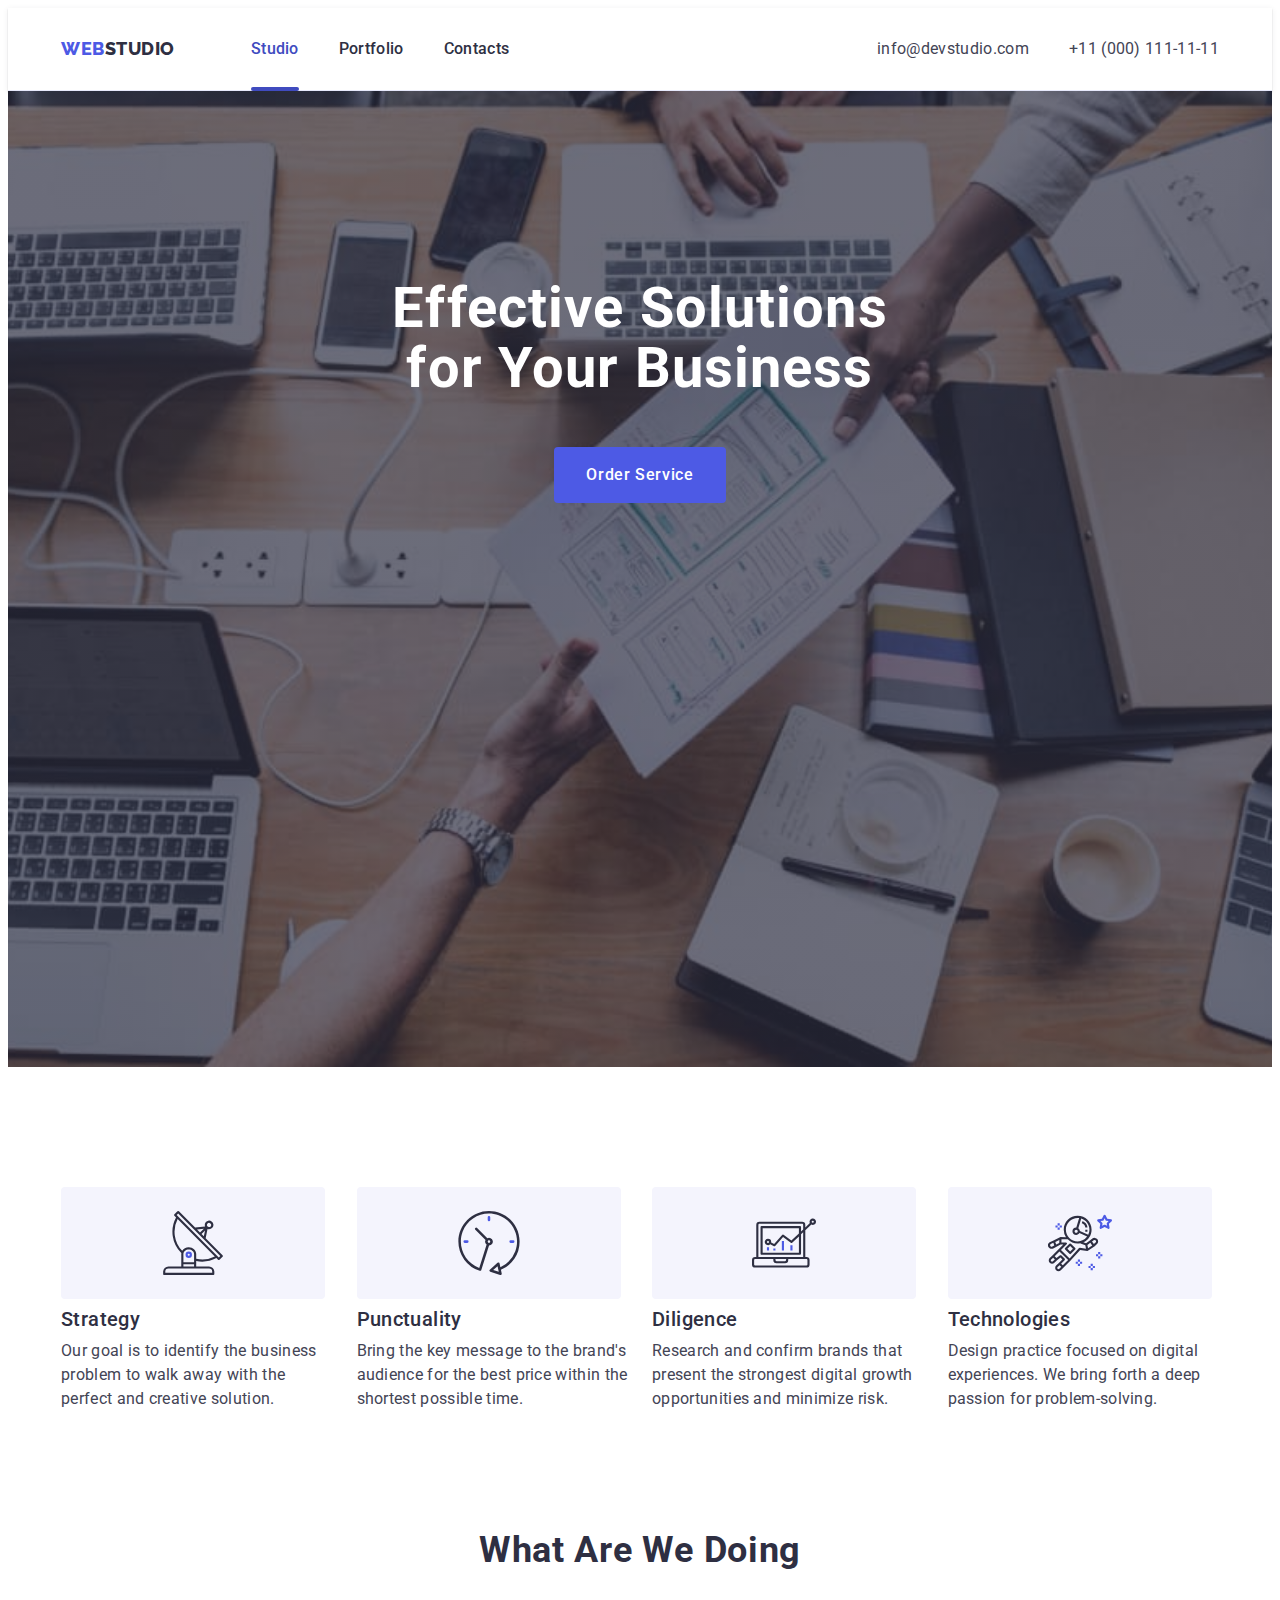
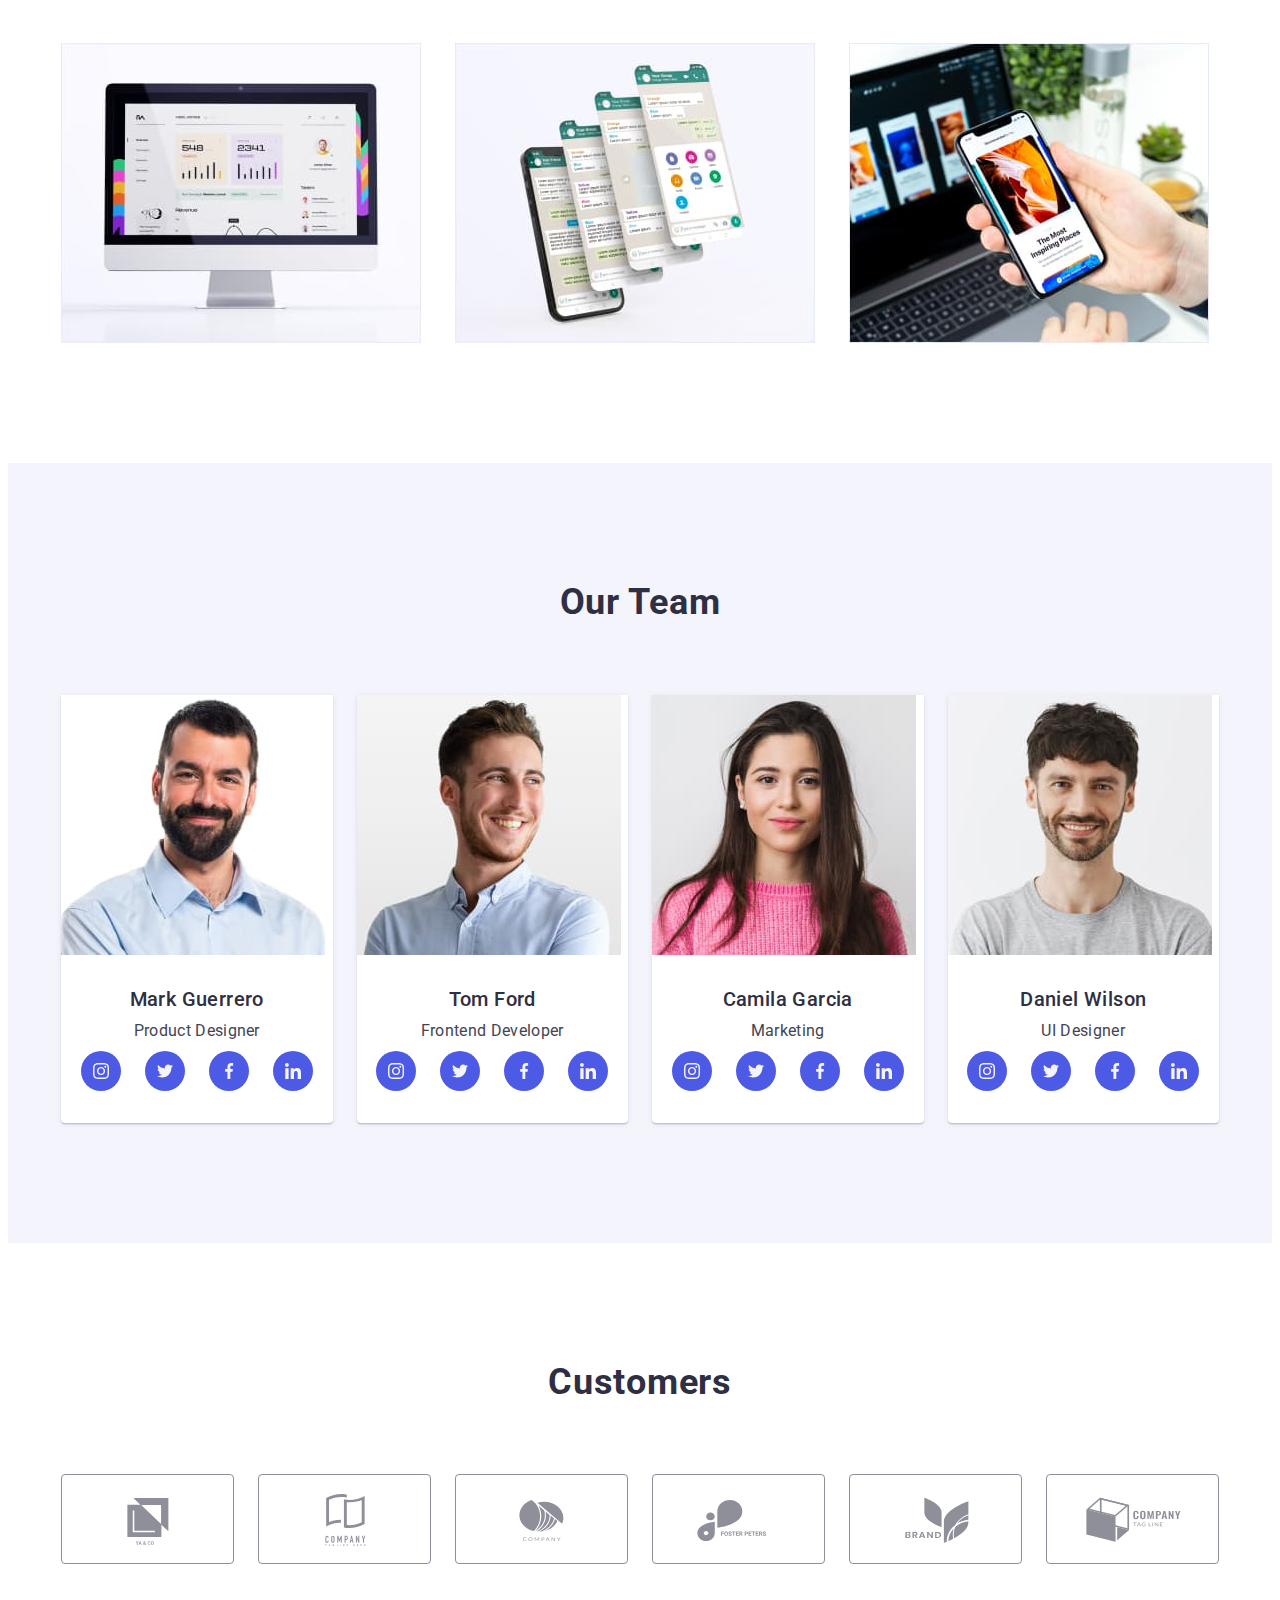
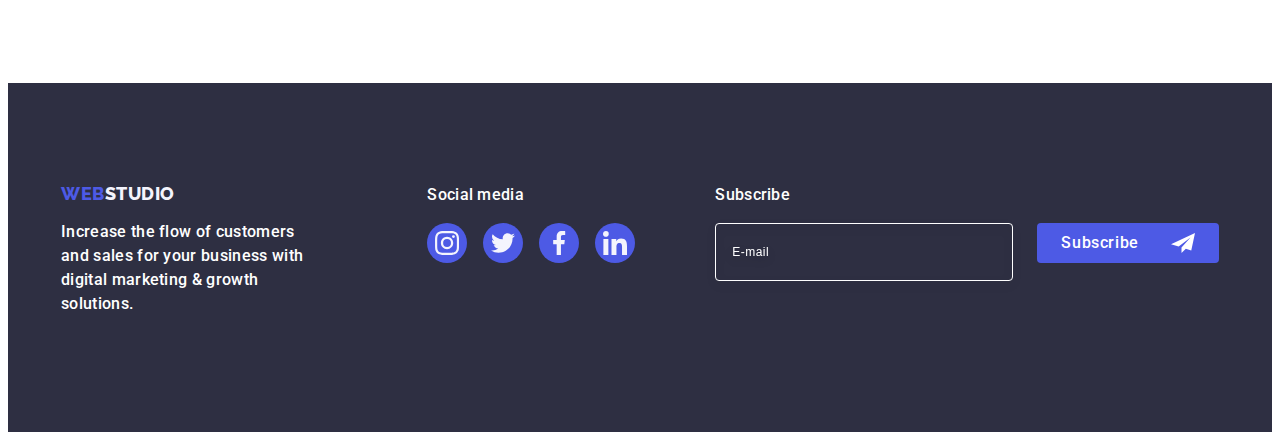
<file: index.html>
<!DOCTYPE html>
<html lang="en">
  <head>
    <meta charset="UTF-8" />
    <meta http-equiv="X-UA-Compatible" content="IE=edge" />
    <meta name="viewport" content="width=device-width, initial-scale=1.0" />
    <link rel="preconnect" href="https://fonts.googleapis.com" />
    <link rel="preconnect" href="https://fonts.gstatic.com" crossorigin />
    <link
      href="https://fonts.googleapis.com/css2?family=Raleway:wght@800&family=Roboto:wght@400;500;700;900&display=swap"
      rel="stylesheet"
    />
    <link
      rel="stylesheet"
      href="https://cdnjs.cloudflare.com/ajax/libs/modern-normalize/2.0.0/modern-normalize.min.css"
      integrity="sha512-4xo8blKMVCiXpTaLzQSLSw3KFOVPWhm/TRtuPVc4WG6kUgjH6J03IBuG7JZPkcWMxJ5huwaBpOpnwYElP/m6wg=="
      crossorigin="anonymous"
      referrerpolicy="no-referrer"
    />
    <link rel="stylesheet" href="./css/style.css" />
    <title>Студія</title>
  </head>
  <body>
    <!-- Header -->
    <header class="header">
      <div class="header-container container">
        <nav class="header-nav">
          <a class="link-logo" href="./index.html"
            >Web<span class="color-logo">Studio</span></a
          >

          <ul class="header-list">
            <li class="list-menu active-color">
              <a class="link-menu active" href="./index.html">Studio</a>
            </li>
            <li class="list-menu">
              <a class="link-menu" href="./portfolio.html">Portfolio</a>
            </li>
            <li class="list-menu">
              <a class="link-menu" href="">Contacts</a>
            </li>
          </ul>
        </nav>
        <address class="contacts">
          <ul class="header-contacts">
            <li>
              <a class="list-contacts" href="mailto:info@devstudio.com"
                >info@devstudio.com</a
              >
            </li>
            <li>
              <a class="list-contacts" href="tel:+110001111111"
                >+11 (000) 111-11-11</a
              >
            </li>
          </ul>
        </address>
      </div>
    </header>
    <main>
      <!-- Description -->
      <section class="head-bg-color">
        <div class="container">
          <h1 class="head-text">Effective Solutions for Your Business</h1>
          <button class="main-btn" type="button" data-modal-open>
            Order Service
          </button>
        </div>
      </section>
      <!-- mottos -->
      <section class="section">
        <div class="container">
          <h2 class="visually-hidden">section 2</h2>
          <ul class="benefits-list">
            <li class="benefits-item">
              <div class="mottos-icon">
                <svg class="" width="64" height="64">
                  <use href="./images/icons.svg#antenna"></use>
                </svg>
              </div>
              <h3 class="projects">Strategy</h3>
              <p class="categories">
                Our goal is to identify the business problem to walk away with
                the perfect and creative solution.
              </p>
            </li>
            <li class="benefits-item">
              <div class="mottos-icon">
                <svg class="" width="64" height="64">
                  <use href="./images/icons.svg#clock"></use>
                </svg>
              </div>
              <h3 class="projects">Punctuality</h3>
              <p class="categories">
                Bring the key message to the brand's audience for the best price
                within the shortest possible time.
              </p>
            </li>
            <li class="benefits-item">
              <div class="mottos-icon">
                <svg class="" width="64" height="64">
                  <use href="./images/icons.svg#diagram"></use>
                </svg>
              </div>
              <h3 class="projects">Diligence</h3>
              <p class="categories">
                Research and confirm brands that present the strongest digital
                growth opportunities and minimize risk.
              </p>
            </li>
            <li class="benefits-item">
              <div class="mottos-icon">
                <svg class="" width="64" height="64">
                  <use href="./images/icons.svg#astronaut"></use>
                </svg>
              </div>
              <h3 class="projects">Technologies</h3>
              <p class="categories">
                Design practice focused on digital experiences. We bring forth a
                deep passion for problem-solving.
              </p>
            </li>
          </ul>
        </div>
      </section>
      <!-- Work -->
      <section class="section-2">
        <div class="container">
          <h2 class="section-name">What are we doing</h2>
          <ul class="img-work">
            <li class="list-work">
              <img src="./images/img-1.jpg" alt="layout" width="360" />
            </li>
            <li class="list-work">
              <img
                src="./images/img-2.jpg"
                alt="mobile applications"
                width="360"
              />
            </li>
            <li class="list-work">
              <img src="./images/img-3.jpg" alt="design" width="360" />
            </li>
          </ul>
        </div>
      </section>
      <!-- Our Team -->
      <section class="team section">
        <div class="container">
          <h2 class="section-name">Our Team</h2>
          <ul class="our-team">
            <li class="team-foto">
              <img src="./images/foto-1.jpg" alt="foto" width="264" />
              <div class="name-job">
                <h3 class="projects">Mark Guerrero</h3>
                <p class="categories">Product Designer</p>

                <ul class="social">
                  <li class="social-icon-container">
                    <a href="" class="social-icon">
                      <svg class="color-social-icon" width="16" height="16">
                        <use href="./images/icons.svg#instagram"></use>
                      </svg>
                    </a>
                  </li>
                  <li class="social-icon-container">
                    <a href="" class="social-icon">
                      <svg class="color-social-icon" width="16" height="16">
                        <use href="./images/icons.svg#twitter"></use>
                      </svg>
                    </a>
                  </li>
                  <li class="social-icon-container">
                    <a href="" class="social-icon">
                      <svg class="color-social-icon" width="16" height="16">
                        <use href="./images/icons.svg#facebook"></use>
                      </svg>
                    </a>
                  </li>
                  <li class="social-icon-container">
                    <a href="" class="social-icon">
                      <svg class="color-social-icon" width="16" height="16">
                        <use href="./images/icons.svg#linkedin"></use>
                      </svg>
                    </a>
                  </li>
                </ul>
              </div>
            </li>
            <li class="team-foto">
              <img src="./images/foto-2.jpg" alt="foto" width="264" />
              <div class="name-job">
                <h3 class="projects">Tom Ford</h3>
                <p class="categories">Frontend Developer</p>

                <ul class="social">
                  <li class="social-icon-container">
                    <a href="" class="social-icon">
                      <svg class="color-social-icon" width="16" height="16">
                        <use href="./images/icons.svg#instagram"></use>
                      </svg>
                    </a>
                  </li>
                  <li class="social-icon-container">
                    <a href="" class="social-icon">
                      <svg class="color-social-icon" width="16" height="16">
                        <use href="./images/icons.svg#twitter"></use>
                      </svg>
                    </a>
                  </li>
                  <li class="social-icon-container">
                    <a href="" class="social-icon">
                      <svg class="color-social-icon" width="16" height="16">
                        <use href="./images/icons.svg#facebook"></use>
                      </svg>
                    </a>
                  </li>
                  <li class="social-icon-container">
                    <a href="" class="social-icon">
                      <svg class="color-social-icon" width="16" height="16">
                        <use href="./images/icons.svg#linkedin"></use>
                      </svg>
                    </a>
                  </li>
                </ul>
              </div>
            </li>
            <li class="team-foto">
              <img src="./images/foto-3.jpg" alt="foto" width="264" />
              <div class="name-job">
                <h3 class="projects">Camila Garcia</h3>
                <p class="categories">Marketing</p>

                <ul class="social">
                  <li class="social-icon-container">
                    <a href="" class="social-icon">
                      <svg class="color-social-icon" width="16" height="16">
                        <use href="./images/icons.svg#instagram"></use>
                      </svg>
                    </a>
                  </li>
                  <li class="social-icon-container">
                    <a href="" class="social-icon">
                      <svg class="color-social-icon" width="16" height="16">
                        <use href="./images/icons.svg#twitter"></use>
                      </svg>
                    </a>
                  </li>
                  <li class="social-icon-container">
                    <a href="" class="social-icon">
                      <svg class="color-social-icon" width="16" height="16">
                        <use href="./images/icons.svg#facebook"></use>
                      </svg>
                    </a>
                  </li>
                  <li class="social-icon-container">
                    <a href="" class="social-icon">
                      <svg class="color-social-icon" width="16" height="16">
                        <use href="./images/icons.svg#linkedin"></use>
                      </svg>
                    </a>
                  </li>
                </ul>
              </div>
            </li>
            <li class="team-foto">
              <img src="./images/foto-4.jpg" alt="foto" width="264" />
              <div class="name-job">
                <h3 class="projects">Daniel Wilson</h3>
                <p class="categories">UI Designer</p>

                <ul class="social">
                  <li class="social-icon-container">
                    <a href="" class="social-icon">
                      <svg class="color-social-icon" width="16" height="16">
                        <use href="./images/icons.svg#instagram"></use>
                      </svg>
                    </a>
                  </li>
                  <li class="social-icon-container">
                    <a href="" class="social-icon">
                      <svg class="color-social-icon" width="16" height="16">
                        <use href="./images/icons.svg#twitter"></use>
                      </svg>
                    </a>
                  </li>
                  <li class="social-icon-container">
                    <a href="" class="social-icon">
                      <svg class="color-social-icon" width="16" height="16">
                        <use href="./images/icons.svg#facebook"></use>
                      </svg>
                    </a>
                  </li>
                  <li class="social-icon-container">
                    <a href="" class="social-icon">
                      <svg class="color-social-icon" width="16" height="16">
                        <use href="./images/icons.svg#linkedin"></use>
                      </svg>
                    </a>
                  </li>
                </ul>
              </div>
            </li>
          </ul>
        </div>
      </section>
      <!-- Customers -->
      <section class="section">
        <div class="container">
          <h2 class="customers-header">Customers</h2>
          <ul class="customers">
            <li class="customers-container">
              <a href="" class="link-customers">
                <svg class="customers-icon" width="104" height="56">
                  <use href="./images/icons.svg#Logo"></use></svg
              ></a>
            </li>
            <li class="customers-container">
              <a href="" class="link-customers">
                <svg class="customers-icon" width="104" height="56">
                  <use href="./images/icons.svg#Logo-1"></use></svg
              ></a>
            </li>
            <li class="customers-container">
              <a href="" class="link-customers">
                <svg class="customers-icon" width="104" height="56">
                  <use href="./images/icons.svg#Logo-2"></use></svg
              ></a>
            </li>
            <li class="customers-container">
              <a href="" class="link-customers">
                <svg class="customers-icon" width="104" height="56">
                  <use href="./images/icons.svg#Logo-3"></use></svg
              ></a>
            </li>
            <li class="customers-container">
              <a href="" class="link-customers">
                <svg class="customers-icon" width="104" height="56">
                  <use href="./images/icons.svg#Logo-4"></use></svg
              ></a>
            </li>
            <li class="customers-container">
              <a href="" class="link-customers">
                <svg class="customers-icon" width="104" height="56">
                  <use href="./images/icons.svg#Logo-5"></use></svg
              ></a>
            </li>
          </ul>
        </div>
      </section>
    </main>
    <!-- footer -->
    <footer class="bg-footer">
      <div class="container footer-container">
        <div class="footer-logo-container">
          <a class="link-logo-footer" href="./index.html"
            >Web<span class="color-logo-footer">Studio</span></a
          >
          <p class="text-footer">
            Increase the flow of customers and sales for your business with
            digital marketing & growth solutions.
          </p>
        </div>
        <div>
          <p class="footer-social-text">Social media</p>
          <ul class="social-footer">
            <li class="footer-icon-container">
              <a href="" class="footer-icon">
                <svg class="footer-icon-svg" width="24" height="24">
                  <use href="./images/icons.svg#instagram"></use>
                </svg>
              </a>
            </li>
            <li class="footer-icon-container">
              <a href="" class="footer-icon">
                <svg class="footer-icon-svg" width="24" height="24">
                  <use href="./images/icons.svg#twitter"></use>
                </svg>
              </a>
            </li>
            <li class="footer-icon-container">
              <a href="" class="footer-icon">
                <svg class="footer-icon-svg" width="24" height="24">
                  <use href="./images/icons.svg#facebook"></use>
                </svg>
              </a>
            </li>
            <li class="footer-icon-container">
              <a href="" class="footer-icon">
                <svg class="footer-icon-svg" width="24" height="24">
                  <use href="./images/icons.svg#linkedin"></use>
                </svg>
              </a>
            </li>
          </ul>
        </div>

        <div class="footer-form">
          <p class="text-footer">Subscribe</p>
          <form class="form-input-btn">
            <label class="footer-form-label">
              <input
                class="footer-input"
                type="email"
                name="footer-form-input"
                placeholder="E-mail"
              />
            </label>
            <button class="footer-btn" type="submit">
              Subscribe
              <svg class="btn-icon-footer" width="24" height="24">
                <use href="./images/icons.svg#frame-3"></use>
              </svg>
            </button>
          </form>
        </div>
      </div>
    </footer>

    <!-- modal window -->
    <div class="backdrop is-hidden" data-modal>
      <div class="modal">
        <button class="modal-btn" type="button" data-modal-close>
          <svg class="modal-icon" width="8" height="8">
            <use href="./images/icons.svg#icon-close"></use>
          </svg>
        </button>
        <p class="modal-head">Leave your contacts and we will call you back</p>
        <form class="order-form" name="review-form">
          <div class="modal-container">
            <label for="user-name" class="input-label">Name</label>
            <div class="modal-svg-input">
              <input
                class="modal-icon-input"
                type="text"
                name="user-name"
                id="user-name"
              />
              <svg class="input-svg" width="18" height="24">
                <use
                  class="color-input-svg"
                  href="./images/icons.svg#icon-person"
                ></use>
              </svg>
            </div>
          </div>
          <div class="modal-container">
            <label for="user-tel" class="input-label">Phone</label>
            <div class="modal-svg-input">
              <input
                class="modal-icon-input"
                type="tel"
                name="user-name-tel"
                id="user-tel"
              />
              <svg class="input-svg" width="18" height="24">
                <use
                  class="color-input-svg"
                  href="./images/icons.svg#icon-phone"
                ></use>
              </svg>
            </div>
          </div>
          <div class="modal-container">
            <label for="user-mail" class="input-label">Email</label>
            <div class="modal-svg-input">
              <input
                class="modal-icon-input"
                type="email"
                name="user-name-mail"
                id="user-mail"
              />
              <svg class="input-svg" width="18" height="24">
                <use
                  class="color-input-svg"
                  href="./images/icons.svg#icon-email"
                ></use>
              </svg>
            </div>
          </div>
          <div class="comment">
            <label for="user-comment" class="input-label">Comment</label>
            <textarea
              class="comment-text"
              name="user-comment"
              placeholder="Text input"
              id="user-comment"
            ></textarea>
          </div>

          <div class="checkbox-container">
            <input
              class="visually-hidden form-checkbox-input"
              type="checkbox"
              name="user-privacy"
              value="true"
              id="user-privacy"
            />
            <label for="user-privacy" class="form-checkbox"
              ><span class="checkbox">
                <svg class="svg-checkbox" width="10" height="8">
                  <use href="./images/icons.svg#checkbox"></use>
                </svg> </span
              >I accept the terms and conditions of the
              <a class="link-checkbox" href="#">Privacy Policy</a></label
            >
          </div>

          <button class="main-btn" type="button">Send</button>
        </form>
      </div>
    </div>
    <script src="./js/modal.js"></script>
  </body>
</html>
</file>
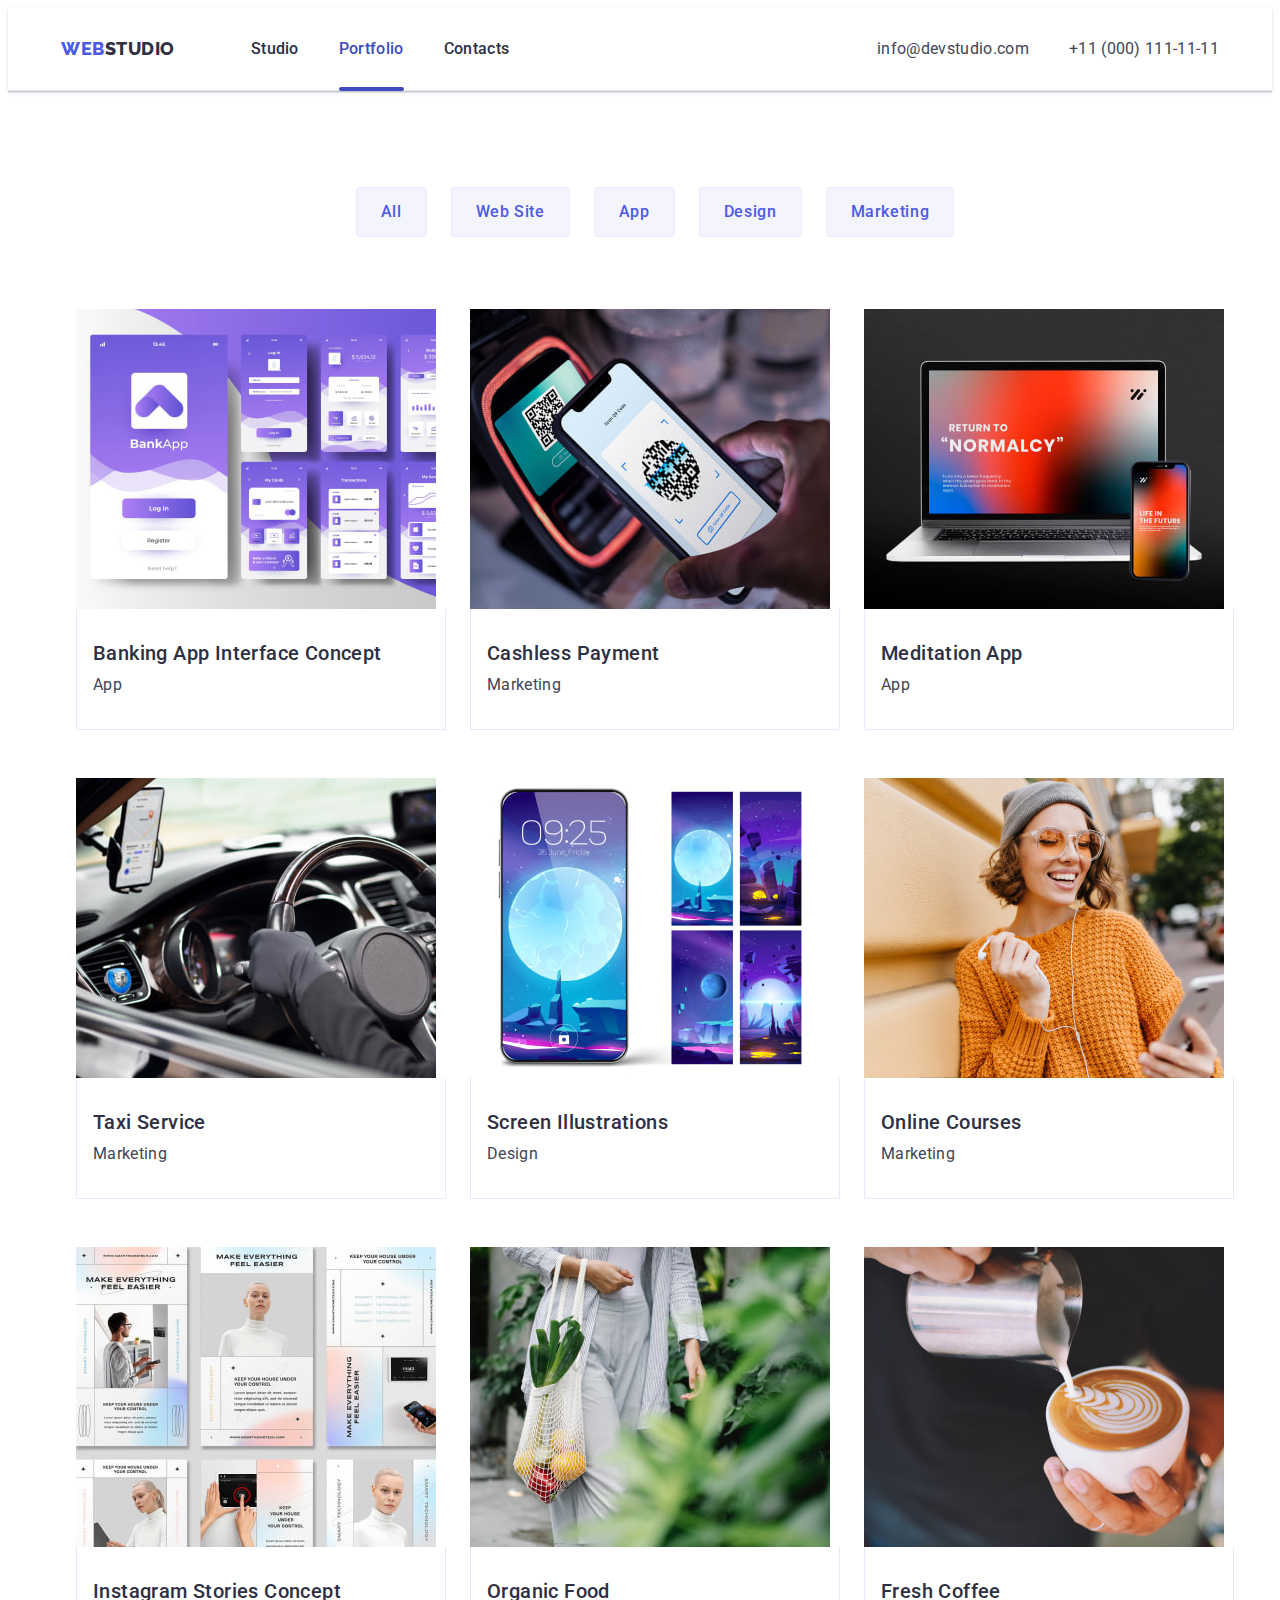
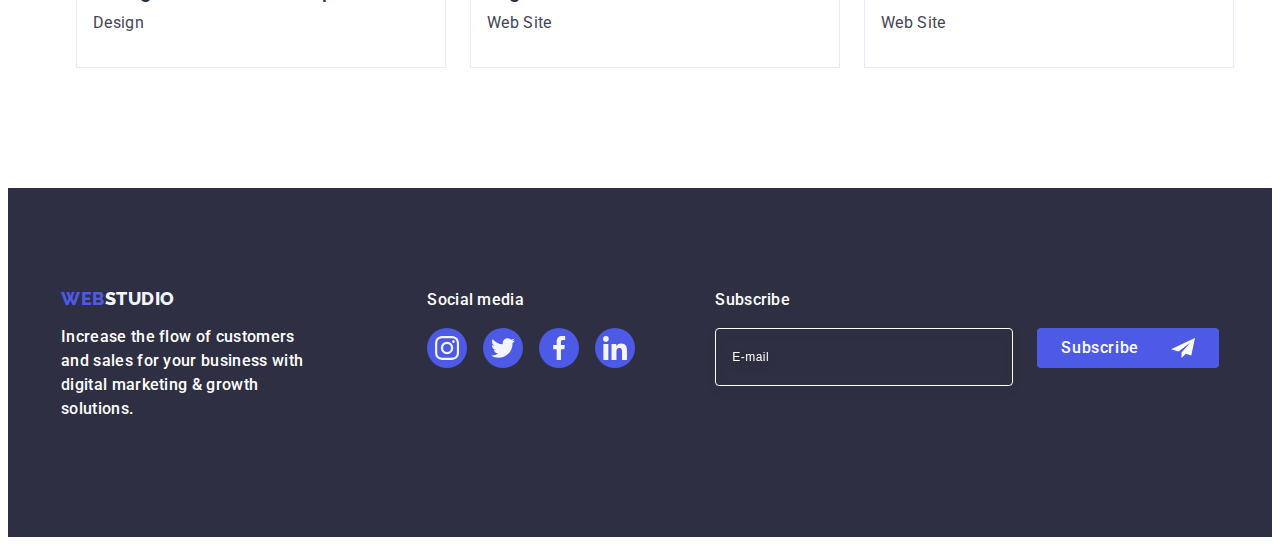
<file: portfolio.html>
<!DOCTYPE html>
<html lang="en">
  <head>
    <meta charset="UTF-8" />
    <meta http-equiv="X-UA-Compatible" content="IE=edge" />
    <meta name="viewport" content="width=device-width, initial-scale=1.0" />
    <link rel="preconnect" href="https://fonts.googleapis.com" />
    <link rel="preconnect" href="https://fonts.gstatic.com" crossorigin />
    <link
      href="https://fonts.googleapis.com/css2?family=Raleway:wght@800&family=Roboto:wght@400;500;700;900&display=swap"
      rel="stylesheet"
    />
    <link
      rel="stylesheet"
      href="https://cdnjs.cloudflare.com/ajax/libs/modern-normalize/2.0.0/modern-normalize.min.css"
      integrity="sha512-4xo8blKMVCiXpTaLzQSLSw3KFOVPWhm/TRtuPVc4WG6kUgjH6J03IBuG7JZPkcWMxJ5huwaBpOpnwYElP/m6wg=="
      crossorigin="anonymous"
      referrerpolicy="no-referrer"
    />
    <link rel="stylesheet" href="./css/style.css" />
    <title>Portfolio</title>
  </head>
  <body>
    <!-- Header -->
    <header class="header">
      <div class="header-container container">
        <nav class="header-nav">
          <a class="link-logo" href="./index.html"
            >Web<span class="color-logo">Studio</span></a
          >

          <ul class="header-list">
            <li class="list-menu">
              <a class="link-menu" href="./index.html">Studio</a>
            </li>
            <li class="list-menu active-color">
              <a class="link-menu active" href="./portfolio.html">Portfolio</a>
            </li>

            <li class="list-menu">
              <a class="link-menu" href="">Contacts</a>
            </li>
          </ul>
        </nav>
        <address class="contacts">
          <ul class="header-contacts">
            <li>
              <a class="list-contacts" href="mailto:info@devstudio.com"
                >info@devstudio.com</a
              >
            </li>
            <li>
              <a class="list-contacts" href="tel:+110001111111"
                >+11 (000) 111-11-11</a
              >
            </li>
          </ul>
        </address>
      </div>
    </header>
    <main>
      <!-- Filters -->
      <section class="container section-portfolio">
        <div class="container">
          <h1 class="visually-hidden">Helloy</h1>
          <ul class="list-btn">
            <li><button class="btn" type="button">All</button></li>
            <li><button class="btn" type="button">Web Site</button></li>
            <li><button class="btn" type="button">App</button></li>
            <li><button class="btn" type="button">Design</button></li>
            <li><button class="btn" type="button">Marketing</button></li>
          </ul>

          <ul class="list-works">
            <li class="item-works">
              <a class="link-item-works" href="">
                <div class="box">
                  <img
                    src="./images/images-portfolio/img-8.jpg"
                    alt="banking applications"
                    width="360"
                  />
                  <div class="overlay">
                    <p class="text-overlay">
                      14 Stylish and User-Friendly App Design Concepts · Task
                      Manager App · Calorie Tracker App · Exotic Fruit Ecommerce
                      App · Cloud Storage App
                    </p>
                  </div>
                </div>
                <div class="card-content">
                  <h2 class="projects">Banking App Interface Concept</h2>
                  <p class="categories">App</p>
                </div>
              </a>
            </li>
            <li class="item-works">
              <a class="link-item-works" href=""
                ><div class="box">
                  <img
                    src="./images/images-portfolio/img-7.jpg"
                    alt="banking applications"
                    width="360"
                  />
                  <div class="overlay">
                    <p class="text-overlay">
                      14 Stylish and User-Friendly App Design Concepts · Task
                      Manager App · Calorie Tracker App · Exotic Fruit Ecommerce
                      App · Cloud Storage App
                    </p>
                  </div>
                </div>
                <div class="card-content">
                  <h2 class="projects">Cashless Payment</h2>
                  <p class="categories">Marketing</p>
                </div></a
              >
            </li>
            <li class="item-works">
              <a class="link-item-works" href=""
                ><div class="box">
                  <img
                    src="./images/images-portfolio/img-6.jpg"
                    alt="banking applications"
                    width="360"
                  />
                  <div class="overlay">
                    <p class="text-overlay">
                      14 Stylish and User-Friendly App Design Concepts · Task
                      Manager App · Calorie Tracker App · Exotic Fruit Ecommerce
                      App · Cloud Storage App
                    </p>
                  </div>
                </div>
                <div class="card-content">
                  <h2 class="projects">Meditation App</h2>
                  <p class="categories">App</p>
                </div></a
              >
            </li>
            <li class="item-works">
              <a class="link-item-works" href=""
                ><div class="box">
                  <img
                    src="./images/images-portfolio/img-5.jpg"
                    alt="banking applications"
                    width="360"
                  />
                  <div class="overlay">
                    <p class="text-overlay">
                      14 Stylish and User-Friendly App Design Concepts · Task
                      Manager App · Calorie Tracker App · Exotic Fruit Ecommerce
                      App · Cloud Storage App
                    </p>
                  </div>
                </div>
                <div class="card-content">
                  <h2 class="projects">Taxi Service</h2>
                  <p class="categories">Marketing</p>
                </div></a
              >
            </li>
            <li class="item-works">
              <a class="link-item-works" href=""
                ><div class="box">
                  <img
                    src="./images/images-portfolio/img-4.jpg"
                    alt="banking applications"
                    width="360"
                  />
                  <div class="overlay">
                    <p class="text-overlay">
                      14 Stylish and User-Friendly App Design Concepts · Task
                      Manager App · Calorie Tracker App · Exotic Fruit Ecommerce
                      App · Cloud Storage App
                    </p>
                  </div>
                </div>
                <div class="card-content">
                  <h2 class="projects">Screen Illustrations</h2>
                  <p class="categories">Design</p>
                </div></a
              >
            </li>
            <li class="item-works">
              <a class="link-item-works" href=""
                ><div class="box">
                  <img
                    src="./images/images-portfolio/img-3.jpg"
                    alt="banking applications"
                    width="360"
                  />
                  <div class="overlay">
                    <p class="text-overlay">
                      14 Stylish and User-Friendly App Design Concepts · Task
                      Manager App · Calorie Tracker App · Exotic Fruit Ecommerce
                      App · Cloud Storage App
                    </p>
                  </div>
                </div>
                <div class="card-content">
                  <h2 class="projects">Online Courses</h2>
                  <p class="categories">Marketing</p>
                </div></a
              >
            </li>
            <li class="item-works">
              <a class="link-item-works" href=""
                ><div class="box">
                  <img
                    src="./images/images-portfolio/img-2.jpg"
                    alt="banking applications"
                    width="360"
                  />
                  <div class="overlay">
                    <p class="text-overlay">
                      14 Stylish and User-Friendly App Design Concepts · Task
                      Manager App · Calorie Tracker App · Exotic Fruit Ecommerce
                      App · Cloud Storage App
                    </p>
                  </div>
                </div>
                <div class="card-content">
                  <h2 class="projects">Instagram Stories Concept</h2>
                  <p class="categories">Design</p>
                </div></a
              >
            </li>
            <li class="item-works">
              <a class="link-item-works" href=""
                ><div class="box">
                  <img
                    src="./images/images-portfolio/img-1.jpg"
                    alt="banking applications"
                    width="360"
                  />
                  <div class="overlay">
                    <p class="text-overlay">
                      14 Stylish and User-Friendly App Design Concepts · Task
                      Manager App · Calorie Tracker App · Exotic Fruit Ecommerce
                      App · Cloud Storage App
                    </p>
                  </div>
                </div>
                <div class="card-content">
                  <h2 class="projects">Organic Food</h2>
                  <p class="categories">Web Site</p>
                </div></a
              >
            </li>
            <li class="item-works">
              <a class="link-item-works" href=""
                ><div class="box">
                  <img
                    src="./images/images-portfolio/img.jpg"
                    alt="banking applications"
                    width="360"
                  />
                  <div class="overlay">
                    <p class="text-overlay">
                      14 Stylish and User-Friendly App Design Concepts · Task
                      Manager App · Calorie Tracker App · Exotic Fruit Ecommerce
                      App · Cloud Storage App
                    </p>
                  </div>
                </div>
                <div class="card-content">
                  <h2 class="projects">Fresh Coffee</h2>
                  <p class="categories">Web Site</p>
                </div></a
              >
            </li>
          </ul>
        </div>
      </section>
    </main>
    <!-- footer -->
    <footer class="bg-footer">
      <div class="container footer-container">
        <div class="footer-logo-container">
          <a class="link-logo-footer" href="./index.html"
            >Web<span class="color-logo-footer">Studio</span></a
          >
          <p class="text-footer">
            Increase the flow of customers and sales for your business with
            digital marketing & growth solutions.
          </p>
        </div>
        <div>
          <p class="footer-social-text">Social media</p>
          <ul class="social-footer">
            <li class="footer-icon-container">
              <a href="" class="footer-icon">
                <svg class="footer-icon-svg" width="24" height="24">
                  <use href="./images/icons.svg#instagram"></use>
                </svg>
              </a>
            </li>
            <li class="footer-icon-container">
              <a href="" class="footer-icon">
                <svg class="footer-icon-svg" width="24" height="24">
                  <use href="./images/icons.svg#twitter"></use>
                </svg>
              </a>
            </li>
            <li class="footer-icon-container">
              <a href="" class="footer-icon">
                <svg class="footer-icon-svg" width="24" height="24">
                  <use href="./images/icons.svg#facebook"></use>
                </svg>
              </a>
            </li>
            <li class="footer-icon-container">
              <a href="" class="footer-icon">
                <svg class="footer-icon-svg" width="24" height="24">
                  <use href="./images/icons.svg#linkedin"></use>
                </svg>
              </a>
            </li>
          </ul>
        </div>

        <div class="footer-form">
          <p class="text-footer">Subscribe</p>
          <form class="form-input-btn">
            <label class="footer-form-label">
              <input
                class="footer-input"
                type="email"
                name="footer-form-input"
                placeholder="E-mail"
              />
            </label>
            <button class="footer-btn" type="submit">
              Subscribe
              <svg class="btn-icon-footer" width="24" height="24">
                <use href="./images/icons.svg#frame-3"></use>
              </svg>
            </button>
          </form>
        </div>
      </div>
    </footer>
  </body>
</html>
</file>
<file: css/style.css>
body {
  background-color: var(--bg-color);
  font-family: "Roboto", sans-serif;
  color: #434455;
  font-weight: 400;
}
h1,
h2,
h3,
h4,
h5,
h6,
p {
  margin: 0;
}
ol,
ul {
  list-style: none;
  margin: 0;
  padding: 0;
}

a {
  text-decoration: none;
  color: currentColor;
}
img {
  display: block;
}
button {
  border-width: 0;
  cursor: pointer;
  font-family: inherit;
}
input {
  outline: none;
}
:root {
  --bg-color: #ffffff;
}
:root {
  --color-text-paragraph: #434455;
}
:root {
  --color-text-header: #2e2f42;
}
:root {
  --color-logo-link: #4d5ae5;
}
:root {
  --font-weight: 500;
}
:root {
  --color-btn-border-link: #e7e9fc;
}
.container {
  width: 1158px;
  margin: 0 auto;
  padding-left: 15px;
  padding-right: 15px;
}
.header {
  padding-top: 29px;
  padding-bottom: 29px;
  border-bottom: 1px solid #e7e9fc;
  box-shadow: 0px 2px 1px rgba(46, 47, 66, 0.08),
    0px 1px 1px rgba(46, 47, 66, 0.16), 0px 1px 6px rgba(46, 47, 66, 0.08);
}
.header-container {
  display: flex;
  align-items: center;
  justify-content: space-between;
}
.header-nav {
  display: flex;
  align-items: center;
}
.header-list {
  display: flex;
  align-items: center;
  gap: 40px;
}
.header-contacts {
  display: flex;
  align-items: center;
  gap: 40px;
}
.link-logo {
  position: relative;
  color: var(--color-logo-link);
  margin-right: 76px;
  font-family: "Raleway", sans-serif;
  font-weight: 800;
  font-size: 18px;
  line-height: 1.17;
  text-transform: uppercase;
  letter-spacing: 0.03em;
  text-decoration: none;
}
.color-logo {
  color: var(--color-text-header);
}

.list-menu {
  color: var(--color-text-header);
  font-weight: var(--font-weight);
  font-style: normal;
  font-size: 16px;
  line-height: 1.5;
  letter-spacing: 0.02em;
}

.list-menu:hover,
.list-menu:focus {
  color: #404bbf;
  transition-duration: 250ms;
  transition-timing-function: cubic-bezier(0.4, 0, 0.2, 1);
}
.active-color {
  color: #404bbf;
}
.link-menu {
  transition: color 250ms cubic-bezier(0.4, 0, 0.2, 1);
  padding: 24px 0;
}
.active {
  position: relative;
  color: #404bbf;
}
.active::after {
  content: "";
  display: block;
  height: 4px;
  width: 100%;
  background-color: #404bbf;
  border-radius: 2px;
  position: absolute;
  top: 72px;
  bottom: -1px;
  left: 0;
  transition-duration: 250ms;
  transition-timing-function: cubic-bezier(0.4, 0, 0.2, 1);
}

.contacts {
  font-style: normal;
}

.list-contacts {
  color: var(--color-text-paragraph);
  font-size: 16px;
  line-height: 1.5;
  letter-spacing: 0.02em;
  transition: color 250ms cubic-bezier(0.4, 0, 0.2, 1);
}
.list-contacts:hover,
.list-contacts:focus {
  color: #404bbf;
  transition-duration: 250ms;
  transition-timing-function: cubic-bezier(0.4, 0, 0.2, 1);
}

.main-btn {
  display: block;
  min-width: 169px;
  border: none;
  margin: 0 auto;
  color: var(--bg-color);
  background: #4d5ae5;
  cursor: pointer;
  font-family: inherit;
  font-weight: var(--font-weight);
  font-size: 16px;
  line-height: 1.5;
  letter-spacing: 0.04em;
  padding: 16px 32px;
  border-radius: 4px;
  transition: background-color 250ms cubic-bezier(0.4, 0, 0.2, 1);
}

.main-btn:hover,
.main-btn:focus {
  background-color: #404bbf;
  transition-duration: 250ms;
  transition-timing-function: cubic-bezier(0.4, 0, 0.2, 1);
}
.head-bg-color {
  margin: 0 auto;
  background-image: linear-gradient(
      to bottom,
      rgba(46, 47, 66, 0.7),
      rgba(46, 47, 66, 0.7)
    ),
    url(../images/people-office.jpg);
  max-width: 1440px;
  height: 600px;
  background-repeat: no-repeat;
  background-position: center;
  background-size: cover;
  padding: 188px 0;
}
.head-text {
  max-width: 496px;
  font-size: 56px;
  line-height: 1.07;
  text-align: center;
  letter-spacing: 0.02em;
  color: var(--bg-color);
  margin: 0 auto 48px auto;
}

.section {
  padding-bottom: 120px;
  padding-top: 120px;
}
.section-2 {
  padding-bottom: 120px;
}
.benefits-list {
  display: flex;
  gap: 24px;
}
.benefits-item {
  width: calc((100% - 72px) / 4);
}
.img-work {
  display: flex;
  gap: 24px;
}
.list-work {
  width: calc((100% - 48px) / 3);
}
.btn {
  font-family: inherit;
  background-color: #f4f4fd;
  cursor: pointer;
  font-weight: var(--font-weight);
  font-size: 16px;
  line-height: 1.5;
  color: var(--color-logo-link);
  text-align: center;
  letter-spacing: 0.04em;
  border: 1px solid #e7e9fc;
  border-radius: 4px;
  padding: 12px 24px;
}

.btn:hover,
.btn:focus {
  border: 1px solid transparent;
  background: #404bbf;
  color: #ffffff;
  box-shadow: 0px 2px 1px 0px rgba(46, 47, 66, 0.08),
    0px 1px 1px 0px rgba(46, 47, 66, 0.16),
    0px 1px 6px 0px rgba(46, 47, 66, 0.08);
  transition-duration: 250ms;
  transition-timing-function: cubic-bezier(0.4, 0, 0.2, 1);
}

.visually-hidden {
  position: absolute;
  width: 1px;
  height: 1px;
  margin: -1px;
  border: 0;
  padding: 0;
  white-space: nowrap;
  clip-path: inset(100%);
  clip: rect(0 0 0 0);
  overflow: hidden;
}

.section-name {
  color: var(--color-text-header);
  font-size: 36px;
  line-height: 1.11;
  text-transform: capitalize;
  font-weight: 700;
  text-align: center;
  letter-spacing: 0.02em;
  margin-bottom: 72px;
}
.projects {
  color: var(--color-text-header);
  font-size: 20px;
  font-weight: var(--font-weight);
  line-height: 1.2;
  letter-spacing: 0.02em;
  margin-bottom: 8px;
}
.categories {
  color: var(--color-text-paragraph);
  font-size: 16px;
  line-height: 1.5;
  letter-spacing: 0.02em;
}

.team {
  background-color: #f4f4fd;
  width: 100%;
}
.our-team {
  display: flex;
  gap: 24px;
}
.team-foto {
  width: calc((100% - 72px) / 4);
  border-radius: 0px 0px 4px 4px;
  background-color: #ffffff;
  box-shadow: 0px 2px 1px 0px rgba(46, 47, 66, 0.08),
    0px 1px 1px 0px rgba(46, 47, 66, 0.16),
    0px 1px 6px 0px rgba(46, 47, 66, 0.08);
  transition-duration: 250ms;
  transition-timing-function: cubic-bezier(0.4, 0, 0.2, 1);
}
.name-job {
  text-align: center;
  padding: 32px 0;
}

.list-btn {
  display: flex;
  justify-content: center;
  gap: 24px;
  margin-bottom: 72px;
}
.list-works {
  display: flex;
  flex-wrap: wrap;
  column-gap: 24px;
  row-gap: 48px;
}
.item-works {
  width: calc((100% - 48px) / 3);
  align-items: center;
  border-top: none;
  transition-duration: 250ms;
  transition-timing-function: cubic-bezier(0.4, 0, 0.2, 1);
}
.item-works:hover,
.item-works:focus {
  box-shadow: 0px 1px 6px rgba(46, 47, 66, 0.08),
    0px 1px 1px rgba(46, 47, 66, 0.16), 0px 2px 1px rgba(46, 47, 66, 0.08);
}
.link-item-works {
  transition-duration: 250ms;
  transition-timing-function: cubic-bezier(0.4, 0, 0.2, 1);
}
.link-item-works:hover .overlay,
.link-item-works:focus .overlay {
  transform: translateY(0);
  background-color: rgba(77, 90, 229, 1);
  transition-duration: 250ms;
  transition-timing-function: cubic-bezier(0.4, 0, 0.2, 1);
}
.box {
  position: relative;
  overflow: hidden;
}
.text-overlay {
  color: #f4f4fd;
  padding: 40px 32px 0 32px;
  font-size: 16px;
  font-family: inherit;
  line-height: 1.5;
  letter-spacing: 0.02em;
}
.overlay {
  position: absolute;
  top: 0;
  left: 0;
  width: 100%;
  height: 100%;
  transform: translateY(100%);
  overflow: hidden;

  transition-duration: 250ms;
  transition-timing-function: cubic-bezier(0.4, 0, 0.2, 1);
}

.card-content {
  padding: 32px 16px;
  border: 1px solid #e7e9fc;
  border-top: none;
}

.section-portfolio {
  padding: 96px 0 120px 0;
}
.mottos-icon {
  display: flex;
  align-items: center;
  justify-content: center;
  width: 264px;
  height: 112px;
  border-radius: 4px;
  background: #f4f4fd;
  margin-bottom: 8px;
}
.social {
  display: flex;
  justify-content: center;
  gap: 24px;
  margin-top: 8px;
}
.social-icon-container {
  width: 40px;
  height: 40px;
}
.social-icon {
  display: flex;
  align-items: center;
  justify-content: center;
  width: 100%;
  height: 100%;
  border-radius: 50%;
  background-color: #4d5ae5;
  transition: background-color 250ms cubic-bezier(0.4, 0, 0.2, 1);
}
.color-social-icon {
  fill: #f4f4fd;
}
.social-icon:hover,
.social-icon:focus {
  background-color: #404bbf;
  transition-duration: 250ms;
  transition-timing-function: cubic-bezier(0.4, 0, 0.2, 1);
}
.customers {
  display: flex;
  gap: 24px;
}
.customers-header {
  color: var(--color-text-header);
  text-align: center;
  font-size: 36px;
  font-family: Roboto;
  font-weight: 700;
  line-height: 1.11;
  letter-spacing: 0.72px;
  text-transform: capitalize;
  margin-bottom: 72px;
}
.customers-container {
  display: flex;
  align-items: center;
  justify-content: center;
  width: calc((100% - 120px) / 6);
  height: 88px;
  fill: #8e8f99;
}
.link-customers {
  display: flex;
  align-items: center;
  justify-content: center;
  width: 100%;
  height: 100%;
  border: 1px solid #8e8f99;
  border-radius: 4px;
  color: #8e8f99;
  transition: border-color 250ms cubic-bezier(0.4, 0, 0.2, 1),
    color 250ms cubic-bezier(0.4, 0, 0.2, 1);
}
.link-customers:hover,
.link-customers:focus {
  border: 1px solid #404bbf;
  color: #404bbf;
  transition-duration: 250ms;
  transition-timing-function: cubic-bezier(0.4, 0, 0.2, 1);
}
.customers-icon {
  fill: currentColor;
}
.bg-footer {
  background-color: var(--color-text-header);
  padding: 100px 0;
}
.text-footer {
  display: block;
  font-size: 16px;
  font-weight: var(--font-weight);
  line-height: 1.5;
  color: var(--bg-color);
  letter-spacing: 0.02em;
  max-width: 264px;
  margin-bottom: 16px;
}
.color-logo-footer {
  color: #f4f4fd;
}
.link-logo-footer {
  display: inline-block;
  color: var(--color-logo-link);
  margin-bottom: 16px;
  font-family: "Raleway", sans-serif;
  font-weight: 800;
  font-size: 18px;
  line-height: 1.17;
  text-transform: uppercase;
  letter-spacing: 0.03em;
  text-decoration: none;
}
.footer-container {
  display: flex;
  align-items: baseline;
}
.footer-logo-container {
  margin-right: 120px;
}
.footer-social-text {
  color: var(--bg-color);
  font-size: 16px;
  font-family: inherit;
  font-weight: var(--font-weight);
  line-height: 1.5;
  letter-spacing: 0.02em;
  margin-bottom: 16px;
}
.social-footer {
  display: flex;
  gap: 16px;
  margin-top: 16px;
}
.footer-icon-container {
  width: 40px;
  height: 40px;
  transition: background-color 250ms cubic-bezier(0.4, 0, 0.2, 1);
}
.footer-icon {
  display: flex;
  align-items: center;
  justify-content: center;
  width: 100%;
  height: 100%;
  border-radius: 50%;
  background-color: #4d5ae5;
  transition: background-color 250ms cubic-bezier(0.4, 0, 0.2, 1);
}
.footer-icon:hover,
.footer-icon:focus {
  background-color: #31d0aa;
  transition-duration: 250ms;
  transition-timing-function: cubic-bezier(0.4, 0, 0.2, 1);
}
.footer-icon-svg {
  fill: #f4f4fd;
}
.footer-form {
  margin-left: 80px;
}
.form-input-btn {
  display: flex;
  gap: 24px;
}
.footer-form-label {
  display: flex;
  gap: 24px;
}
.footer-input {
  color: var(--bg-color);
  background-color: transparent;
  font-size: 12px;
  line-height: 1.5;
  letter-spacing: 0.04em;
  width: 264px;
  height: 40px;
  border-radius: 4px;
  border: 1px solid #ffffff;
  padding: 8px 16px;
  filter: drop-shadow(0px 4px 4px rgba(0, 0, 0, 0.15));
}
.footer-input::placeholder {
  color: var(--bg-color);

  font-family: inherit;
  font-style: normal;
}
.footer-input:focus {
  border: 1px solid #4d5ae5;
  transition: border 250ms;
}
.footer-btn {
  padding: 8px 24px;
  display: flex;
  justify-content: center;
  align-items: center;
  gap: 16px;
  font-family: inherit;
  height: 40px;
  min-width: 165px;
  cursor: pointer;
  color: var(--bg-color);
  background-color: #4d5ae5;
  font-weight: var(--font-weight);
  font-size: 16px;
  line-height: 1.5;
  letter-spacing: 0.04em;
  border: none;
  border-radius: 4px;
  transition: background-color 250ms cubic-bezier(0.4, 0, 0.2, 1);
}
.footer-btn:hover,
.footer-btn:focus {
  background-color: #404bbf;
  transition-duration: 250ms;
  transition-timing-function: cubic-bezier(0.4, 0, 0.2, 1);
}
.btn-icon-footer {
  fill: var(--bg-color);
  margin-left: 16px;
}
.backdrop {
  position: fixed;
  top: 0;
  left: 0;
  width: 100%;
  height: 100%;

  background-color: rgba(46, 47, 66, 0.4);
  transition: opacity 250ms cubic-bezier(0.4, 0, 0.2, 1),
    visibility 250ms cubic-bezier(0.4, 0, 0.2, 1);
  z-index: 100;
}
.backdrop.is-hidden {
  opacity: 0;
  visibility: hidden;
  pointer-events: none;
}
.modal {
  position: absolute;
  top: 50%;
  left: 50%;
  transform: translateX(-50%) translateY(-50%);
  width: 408px;
  min-height: 584px;
  border-radius: 4px;
  background: #fcfcfc;
  box-shadow: 0px 2px 1px 0px rgba(0, 0, 0, 0.2),
    0px 1px 3px 0px rgba(0, 0, 0, 0.12), 0px 1px 1px 0px rgba(0, 0, 0, 0.14);
  transition: transform 250ms cubic-bezier(0.4, 0, 0.2, 1);
  padding: 72px 24px 24px 24px;
}
.modal-head {
  font-weight: var(--font-weight);
  font-size: 16px;
  line-height: 1.5;
  letter-spacing: 0.02em;
  text-align: center;
  color: var(--color-text-header);
  margin-bottom: 16px;
}
.modal-btn {
  position: absolute;
  top: 24px;
  right: 24px;
  display: flex;
  align-items: center;
  justify-content: center;
  border: none;
  padding: 0;
  width: 24px;
  height: 24px;

  border-radius: 50%;
  border: 1px solid rgba(0, 0, 0, 0.1);
  background-color: #e7e9fc;

  transition: background-color 250ms cubic-bezier(0.4, 0, 0.2, 1),
    border 250ms cubic-bezier(0.4, 0, 0.2, 1);
}
.modal-btn:hover,
.modal-btn:focus {
  background-color: #404bbf;
  fill: #ffffff;
  border: none;
}
.modal-icon {
  transition: fill 250ms cubic-bezier(0.4, 0, 0.2, 1);
}
/* Modal Window */
.input-label {
  display: block;
  position: relative;
  font-size: 12px;
  line-height: 1.17;
  letter-spacing: 0.04em;
  color: #8e8f99;
  margin-bottom: 4px;
}
.modal-title {
  display: block;
  text-align: center;
  margin-bottom: 16px;
}

.modal-container {
  margin-bottom: 8px;
}
.modal-svg-input {
  position: relative;
}
.modal-icon-input {
  height: 40px;
  padding-left: 38px;
  outline: transparent;
  width: 100%;
  border-radius: 4px;
  border: 1px solid rgba(46, 47, 66, 0.4);
  background-color: transparent;
  transition: border-color 250ms cubic-bezier(0.4, 0, 0.2, 1);
}
.modal-icon-input:focus {
  border: 1px solid #4d5ae5;
}
.input-svg {
  position: absolute;
  top: 50%;
  left: 16px;
  fill: #2e2f42;
  transform: translateY(-50%);
  transition: fill 250ms cubic-bezier(0.4, 0, 0.2, 1);
}
.modal-icon-input:focus + .input-svg {
  fill: #4d5ae5;
}
.comment {
  margin-bottom: 16px;
}
.comment-text {
  width: 100%;
  height: 120px;
  border-radius: 4px;
  border: 1px solid rgba(46, 47, 66, 0.4);
  background-color: transparent;
  outline: transparent;
  padding: 8px 16px;
  font-size: 12px;
  font-family: inherit;
  font-style: normal;
  line-height: 1.17;
  letter-spacing: 0.04em;
  resize: none;
  color: rgba(46, 47, 66, 0.4);
  transition: border-color 250ms cubic-bezier(0.4, 0, 0.2, 1);
}
.comment-text:focus {
  border-color: #4d5ae5;
}
.checkbox-container {
  margin-bottom: 24px;
}
.form-checkbox {
  font-size: 12px;
  line-height: 1.17;
  letter-spacing: 0.04em;
  color: #8e8f99;
}
.form-checkbox-input:checked + .form-checkbox > .checkbox {
  border: none;
  background-color: #404bbf;
  fill: #f4f4fd;
}
.svg-checkbox {
  opacity: 0;
}
.form-checkbox-input:checked + .form-checkbox > .checkbox > .svg-checkbox {
  opacity: 1;
  fill: var(--bg-color);
}
.checkbox {
  display: inline-flex;
  align-items: center;
  justify-content: center;
  width: 16px;
  height: 16px;
  fill: transparent;
  border-radius: 2px;
  border: 1px solid rgba(46, 47, 66, 0.4);
  transition: background-color 250ms cubic-bezier(0.4, 0, 0.2, 1),
    border 250ms cubic-bezier(0.4, 0, 0.2, 1),
    fill 250ms cubic-bezier(0.4, 0, 0.2, 1);
  margin-right: 8px;
}
.checkbox:focus {
  border-radius: 2px;
  border: 1px solid #404bbf;
  background: #404bbf;
}

.text-checkbox {
  color: #8e8f99;
  font-size: 12px;
  font-family: inherit;
  font-style: normal;
  line-height: 14px;
  letter-spacing: 0.03em;

  margin-left: 8px;
}
.link-checkbox {
  color: #4d5ae5;
  text-decoration: underline;
}
.user-checkbox {
  width: 16px;
  height: 16px;
  flex-shrink: 0;
  border-radius: 2px;
  border: 1px solid rgba(46, 47, 66, 0.4);
}
</file>
